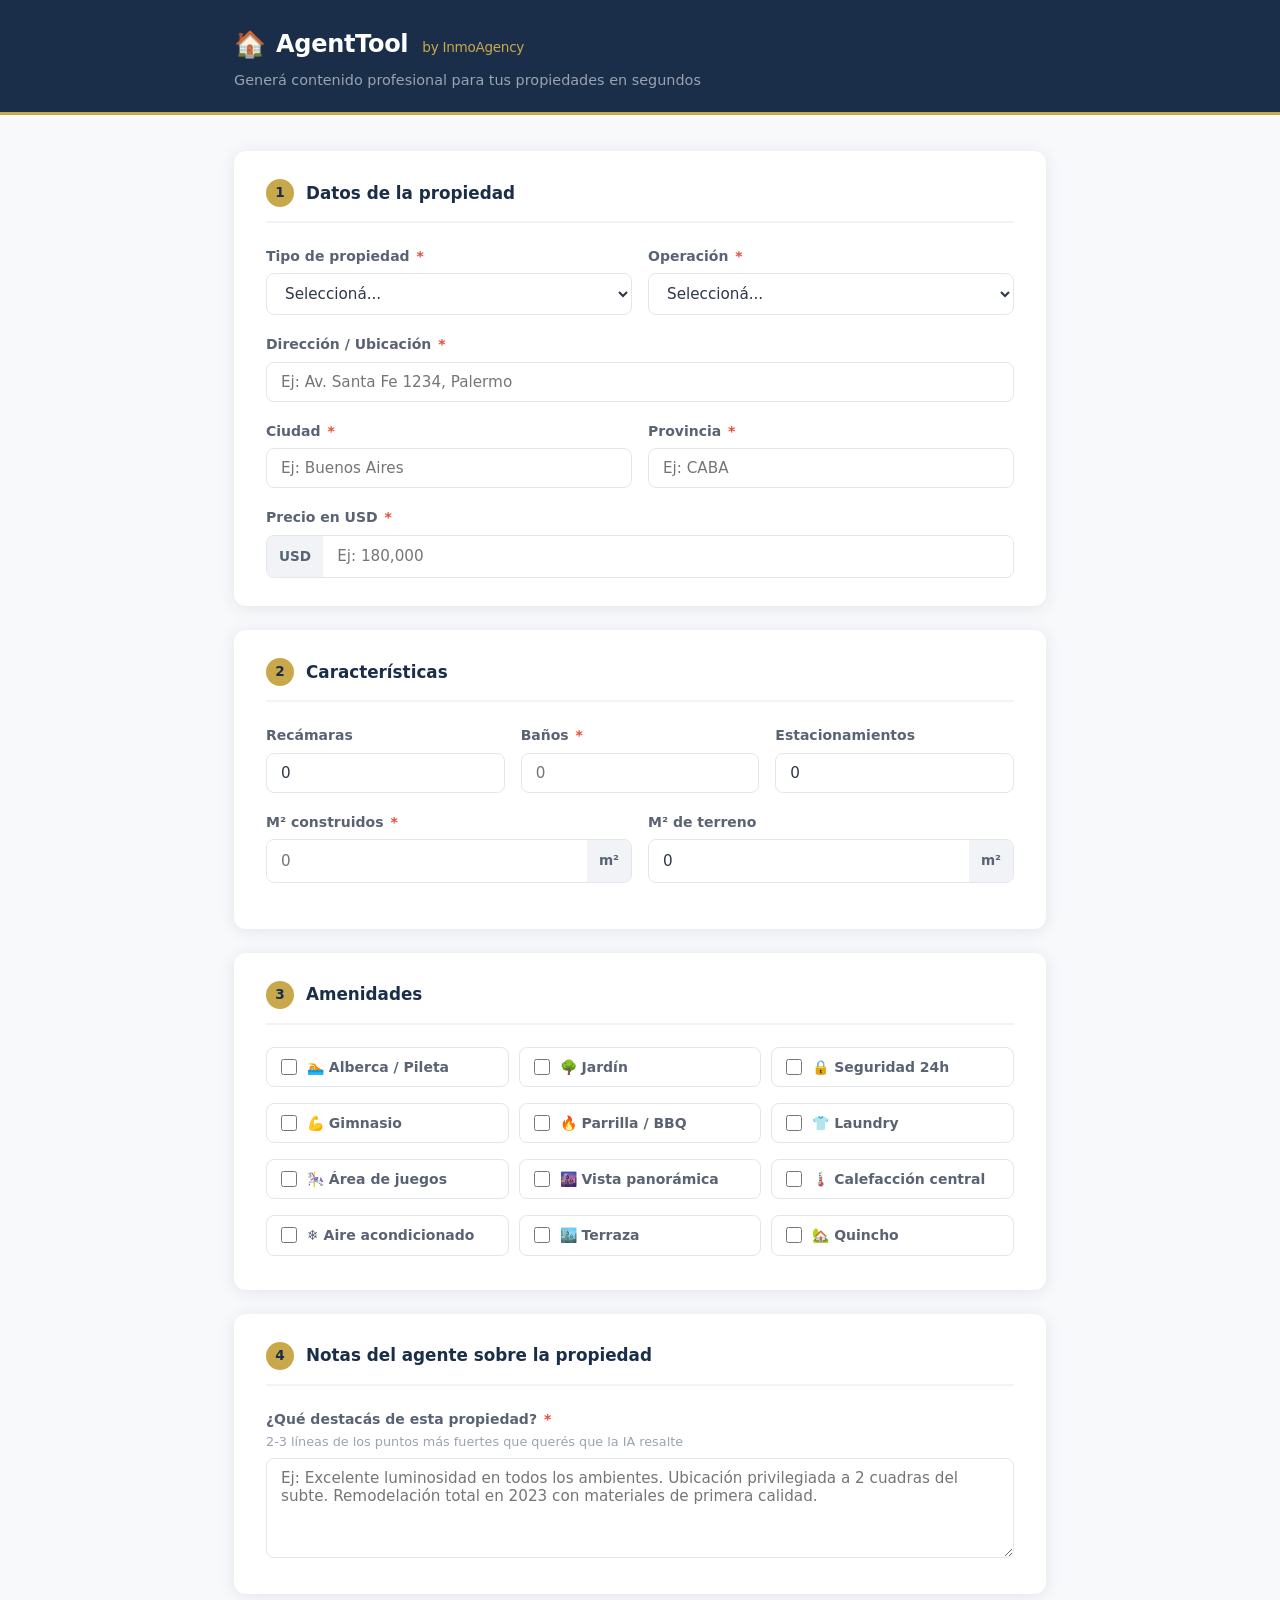
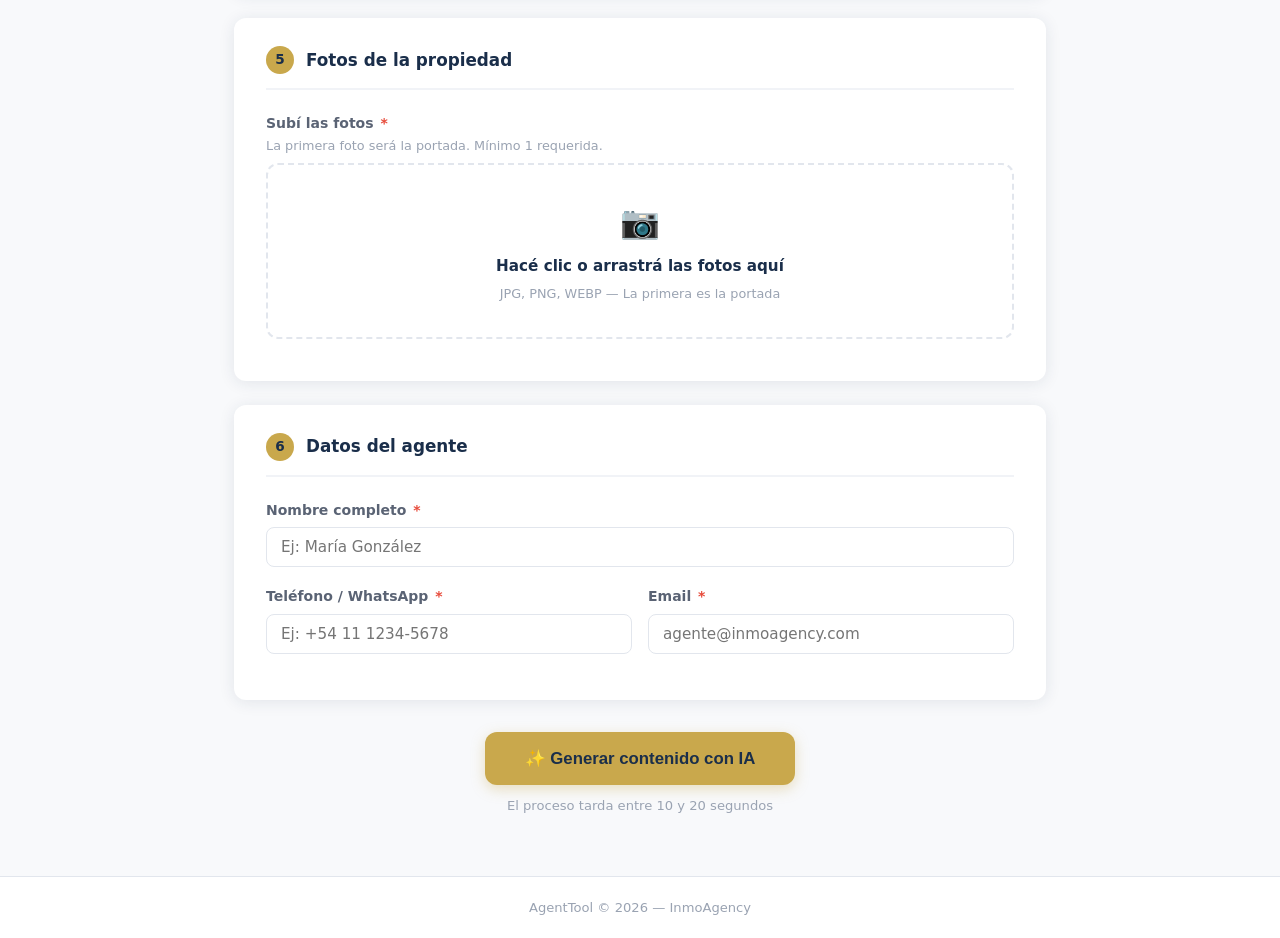
<file: templates/index.html>
<!DOCTYPE html>
<html lang="es">
<head>
  <meta charset="UTF-8" />
  <meta name="viewport" content="width=device-width, initial-scale=1.0" />
  <title>AgentTool — InmoAgency</title>
  <link rel="stylesheet" href="/static/css/style.css" />
</head>
<body>
  <header class="site-header">
    <div class="header-inner">
      <div class="logo">
        <span class="logo-icon">🏠</span>
        <span class="logo-text">AgentTool <span class="logo-sub">by InmoAgency</span></span>
      </div>
      <p class="header-tagline">Generá contenido profesional para tus propiedades en segundos</p>
    </div>
  </header>

  <main class="container">
    <form id="propertyForm" action="/generate" method="post" enctype="multipart/form-data">

      <!-- SECCIÓN 1: Datos de la propiedad -->
      <section class="form-section">
        <h2 class="section-title">
          <span class="section-number">1</span>
          Datos de la propiedad
        </h2>

        <div class="form-row two-col">
          <div class="form-group">
            <label for="tipo">Tipo de propiedad <span class="required">*</span></label>
            <select id="tipo" name="tipo" required>
              <option value="" disabled selected>Seleccioná...</option>
              <option value="Casa">Casa</option>
              <option value="Departamento">Departamento</option>
              <option value="Terreno">Terreno</option>
              <option value="Penthouse">Penthouse</option>
            </select>
          </div>

          <div class="form-group">
            <label for="operacion">Operación <span class="required">*</span></label>
            <select id="operacion" name="operacion" required>
              <option value="" disabled selected>Seleccioná...</option>
              <option value="Venta">Venta</option>
              <option value="Alquiler">Alquiler</option>
            </select>
          </div>
        </div>

        <div class="form-group">
          <label for="direccion">Dirección / Ubicación <span class="required">*</span></label>
          <input type="text" id="direccion" name="direccion" required
            placeholder="Ej: Av. Santa Fe 1234, Palermo" />
        </div>

        <div class="form-row two-col">
          <div class="form-group">
            <label for="ciudad">Ciudad <span class="required">*</span></label>
            <input type="text" id="ciudad" name="ciudad" required placeholder="Ej: Buenos Aires" />
          </div>
          <div class="form-group">
            <label for="provincia">Provincia <span class="required">*</span></label>
            <input type="text" id="provincia" name="provincia" required placeholder="Ej: CABA" />
          </div>
        </div>

        <div class="form-group">
          <label for="precio">Precio en USD <span class="required">*</span></label>
          <div class="input-prefix-wrap">
            <span class="input-prefix">USD</span>
            <input type="text" id="precio" name="precio" required placeholder="Ej: 180,000" />
          </div>
        </div>
      </section>

      <!-- SECCIÓN 2: Características -->
      <section class="form-section">
        <h2 class="section-title">
          <span class="section-number">2</span>
          Características
        </h2>

        <div class="form-row three-col">
          <div class="form-group">
            <label for="recamaras">Recámaras</label>
            <input type="number" id="recamaras" name="recamaras" min="0" max="20" value="0" placeholder="0" />
          </div>
          <div class="form-group">
            <label for="banos">Baños <span class="required">*</span></label>
            <input type="number" id="banos" name="banos" min="0" max="20" required placeholder="0" />
          </div>
          <div class="form-group">
            <label for="estacionamientos">Estacionamientos</label>
            <input type="number" id="estacionamientos" name="estacionamientos" min="0" max="20" value="0" placeholder="0" />
          </div>
        </div>

        <div class="form-row two-col">
          <div class="form-group">
            <label for="m2_construidos">M² construidos <span class="required">*</span></label>
            <div class="input-suffix-wrap">
              <input type="number" id="m2_construidos" name="m2_construidos" min="0" required placeholder="0" />
              <span class="input-suffix">m²</span>
            </div>
          </div>
          <div class="form-group">
            <label for="m2_terreno">M² de terreno</label>
            <div class="input-suffix-wrap">
              <input type="number" id="m2_terreno" name="m2_terreno" min="0" value="0" placeholder="0" />
              <span class="input-suffix">m²</span>
            </div>
          </div>
        </div>
      </section>

      <!-- SECCIÓN 3: Amenidades -->
      <section class="form-section">
        <h2 class="section-title">
          <span class="section-number">3</span>
          Amenidades
        </h2>
        <div class="amenidades-grid">
          <label class="checkbox-item">
            <input type="checkbox" name="amenidades" value="Alberca/Pileta" />
            <span class="checkbox-label">🏊 Alberca / Pileta</span>
          </label>
          <label class="checkbox-item">
            <input type="checkbox" name="amenidades" value="Jardín" />
            <span class="checkbox-label">🌳 Jardín</span>
          </label>
          <label class="checkbox-item">
            <input type="checkbox" name="amenidades" value="Seguridad 24 horas" />
            <span class="checkbox-label">🔒 Seguridad 24h</span>
          </label>
          <label class="checkbox-item">
            <input type="checkbox" name="amenidades" value="Gimnasio" />
            <span class="checkbox-label">💪 Gimnasio</span>
          </label>
          <label class="checkbox-item">
            <input type="checkbox" name="amenidades" value="Parrilla/BBQ" />
            <span class="checkbox-label">🔥 Parrilla / BBQ</span>
          </label>
          <label class="checkbox-item">
            <input type="checkbox" name="amenidades" value="Laundry" />
            <span class="checkbox-label">👕 Laundry</span>
          </label>
          <label class="checkbox-item">
            <input type="checkbox" name="amenidades" value="Área de juegos infantiles" />
            <span class="checkbox-label">🎠 Área de juegos</span>
          </label>
          <label class="checkbox-item">
            <input type="checkbox" name="amenidades" value="Vista panorámica" />
            <span class="checkbox-label">🌆 Vista panorámica</span>
          </label>
          <label class="checkbox-item">
            <input type="checkbox" name="amenidades" value="Calefacción central" />
            <span class="checkbox-label">🌡️ Calefacción central</span>
          </label>
          <label class="checkbox-item">
            <input type="checkbox" name="amenidades" value="Aire acondicionado" />
            <span class="checkbox-label">❄️ Aire acondicionado</span>
          </label>
          <label class="checkbox-item">
            <input type="checkbox" name="amenidades" value="Terraza" />
            <span class="checkbox-label">🏙️ Terraza</span>
          </label>
          <label class="checkbox-item">
            <input type="checkbox" name="amenidades" value="Quincho" />
            <span class="checkbox-label">🏡 Quincho</span>
          </label>
        </div>
      </section>

      <!-- SECCIÓN 4: Descripción del agente -->
      <section class="form-section">
        <h2 class="section-title">
          <span class="section-number">4</span>
          Notas del agente sobre la propiedad
        </h2>
        <div class="form-group">
          <label for="descripcion_agente">
            ¿Qué destacás de esta propiedad? <span class="required">*</span>
            <span class="label-hint">2-3 líneas de los puntos más fuertes que querés que la IA resalte</span>
          </label>
          <textarea id="descripcion_agente" name="descripcion_agente" required rows="4"
            placeholder="Ej: Excelente luminosidad en todos los ambientes. Ubicación privilegiada a 2 cuadras del subte. Remodelación total en 2023 con materiales de primera calidad."></textarea>
        </div>
      </section>

      <!-- SECCIÓN 5: Fotos -->
      <section class="form-section">
        <h2 class="section-title">
          <span class="section-number">5</span>
          Fotos de la propiedad
        </h2>
        <div class="form-group">
          <label for="fotos">
            Subí las fotos <span class="required">*</span>
            <span class="label-hint">La primera foto será la portada. Mínimo 1 requerida.</span>
          </label>
          <div class="file-upload-area" id="fileUploadArea">
            <input type="file" id="fotos" name="fotos" multiple accept="image/*" required
              class="file-input" />
            <div class="file-upload-placeholder">
              <span class="upload-icon">📷</span>
              <span class="upload-text">Hacé clic o arrastrá las fotos aquí</span>
              <span class="upload-hint">JPG, PNG, WEBP — La primera es la portada</span>
            </div>
          </div>
          <div id="photoPreview" class="photo-preview"></div>
        </div>
      </section>

      <!-- SECCIÓN 6: Datos del agente -->
      <section class="form-section">
        <h2 class="section-title">
          <span class="section-number">6</span>
          Datos del agente
        </h2>

        <div class="form-group">
          <label for="nombre_agente">Nombre completo <span class="required">*</span></label>
          <input type="text" id="nombre_agente" name="nombre_agente" required
            placeholder="Ej: María González" />
        </div>

        <div class="form-row two-col">
          <div class="form-group">
            <label for="telefono_agente">Teléfono / WhatsApp <span class="required">*</span></label>
            <input type="tel" id="telefono_agente" name="telefono_agente" required
              placeholder="Ej: +54 11 1234-5678" />
          </div>
          <div class="form-group">
            <label for="email_agente">Email <span class="required">*</span></label>
            <input type="email" id="email_agente" name="email_agente" required
              placeholder="agente@inmoagency.com" />
          </div>
        </div>
      </section>

      <!-- SUBMIT -->
      <div class="form-submit">
        <button type="submit" class="btn-generate" id="submitBtn">
          <span class="btn-text">✨ Generar contenido con IA</span>
          <span class="btn-loading" style="display:none;">
            <span class="spinner"></span> Generando...
          </span>
        </button>
        <p class="submit-hint">El proceso tarda entre 10 y 20 segundos</p>
      </div>

    </form>
  </main>

  <footer class="site-footer">
    <p>AgentTool &copy; 2026 — InmoAgency</p>
  </footer>

  <script src="/static/js/app.js"></script>
</body>
</html>
</file>
<file: static/css/style.css>
/* ===== RESET & BASE ===== */
*, *::before, *::after { box-sizing: border-box; margin: 0; padding: 0; }

:root {
  --navy:   #1a2e4a;
  --gold:   #c9a84c;
  --gold-light: #e8c96a;
  --white:  #ffffff;
  --gray-50: #f8f9fb;
  --gray-100: #f1f3f7;
  --gray-200: #e2e6ed;
  --gray-400: #9aa3b2;
  --gray-600: #5a6374;
  --gray-800: #2d3748;
  --green:  #27ae60;
  --red:    #e74c3c;
  --shadow: 0 2px 16px rgba(26,46,74,0.10);
  --shadow-lg: 0 8px 32px rgba(26,46,74,0.14);
  --radius: 12px;
  --radius-sm: 8px;
}

body {
  font-family: 'Segoe UI', system-ui, -apple-system, sans-serif;
  background: var(--gray-50);
  color: var(--gray-800);
  line-height: 1.6;
  min-height: 100vh;
}

/* ===== HEADER ===== */
.site-header {
  background: var(--navy);
  color: var(--white);
  padding: 24px 0 20px;
  border-bottom: 3px solid var(--gold);
}

.header-inner {
  max-width: 860px;
  margin: 0 auto;
  padding: 0 24px;
}

.logo {
  display: flex;
  align-items: center;
  gap: 10px;
  margin-bottom: 4px;
}

.logo-icon { font-size: 1.6rem; }

.logo-text {
  font-size: 1.5rem;
  font-weight: 700;
  color: var(--white);
  letter-spacing: -0.3px;
}

.logo-sub {
  font-size: 0.85rem;
  font-weight: 400;
  color: var(--gold);
  margin-left: 6px;
}

.header-tagline {
  color: var(--gray-400);
  font-size: 0.9rem;
}

/* ===== LAYOUT ===== */
.container {
  max-width: 860px;
  margin: 36px auto 60px;
  padding: 0 24px;
}

/* ===== FORM SECTIONS ===== */
.form-section {
  background: var(--white);
  border-radius: var(--radius);
  box-shadow: var(--shadow);
  padding: 28px 32px;
  margin-bottom: 24px;
}

.section-title {
  display: flex;
  align-items: center;
  gap: 12px;
  font-size: 1.05rem;
  font-weight: 700;
  color: var(--navy);
  margin-bottom: 22px;
  padding-bottom: 14px;
  border-bottom: 2px solid var(--gray-100);
}

.section-number {
  display: inline-flex;
  align-items: center;
  justify-content: center;
  width: 28px;
  height: 28px;
  background: var(--gold);
  color: var(--navy);
  font-weight: 800;
  font-size: 0.85rem;
  border-radius: 50%;
  flex-shrink: 0;
}

/* ===== FORM ELEMENTS ===== */
.form-group {
  margin-bottom: 18px;
}

.form-group:last-child { margin-bottom: 0; }

label {
  display: block;
  font-size: 0.875rem;
  font-weight: 600;
  color: var(--gray-600);
  margin-bottom: 6px;
}

.label-hint {
  display: block;
  font-weight: 400;
  font-size: 0.8rem;
  color: var(--gray-400);
  margin-top: 2px;
}

.required { color: var(--red); margin-left: 2px; }

input[type="text"],
input[type="number"],
input[type="tel"],
input[type="email"],
select,
textarea {
  width: 100%;
  padding: 10px 14px;
  border: 1.5px solid var(--gray-200);
  border-radius: var(--radius-sm);
  font-size: 0.95rem;
  color: var(--gray-800);
  background: var(--white);
  transition: border-color 0.2s, box-shadow 0.2s;
  font-family: inherit;
}

input:focus, select:focus, textarea:focus {
  outline: none;
  border-color: var(--gold);
  box-shadow: 0 0 0 3px rgba(201,168,76,0.18);
}

textarea { resize: vertical; min-height: 100px; }

select { cursor: pointer; }

/* Prefix/suffix inputs */
.input-prefix-wrap,
.input-suffix-wrap {
  display: flex;
  align-items: center;
  border: 1.5px solid var(--gray-200);
  border-radius: var(--radius-sm);
  overflow: hidden;
  transition: border-color 0.2s, box-shadow 0.2s;
}

.input-prefix-wrap:focus-within,
.input-suffix-wrap:focus-within {
  border-color: var(--gold);
  box-shadow: 0 0 0 3px rgba(201,168,76,0.18);
}

.input-prefix-wrap input,
.input-suffix-wrap input {
  border: none;
  border-radius: 0;
  flex: 1;
  box-shadow: none;
}

.input-prefix-wrap input:focus,
.input-suffix-wrap input:focus {
  box-shadow: none;
}

.input-prefix, .input-suffix {
  padding: 10px 12px;
  background: var(--gray-100);
  color: var(--gray-600);
  font-size: 0.85rem;
  font-weight: 600;
  white-space: nowrap;
}

/* Grid layouts */
.form-row.two-col {
  display: grid;
  grid-template-columns: 1fr 1fr;
  gap: 16px;
}

.form-row.three-col {
  display: grid;
  grid-template-columns: 1fr 1fr 1fr;
  gap: 16px;
}

/* ===== AMENIDADES ===== */
.amenidades-grid {
  display: grid;
  grid-template-columns: repeat(3, 1fr);
  gap: 10px;
}

.checkbox-item {
  display: flex;
  align-items: center;
  gap: 10px;
  padding: 10px 14px;
  border: 1.5px solid var(--gray-200);
  border-radius: var(--radius-sm);
  cursor: pointer;
  transition: border-color 0.2s, background 0.2s;
  user-select: none;
}

.checkbox-item:hover {
  border-color: var(--gold);
  background: rgba(201,168,76,0.06);
}

.checkbox-item input[type="checkbox"] {
  width: 16px;
  height: 16px;
  accent-color: var(--gold);
  cursor: pointer;
  flex-shrink: 0;
}

.checkbox-item input[type="checkbox"]:focus {
  box-shadow: none;
}

.checkbox-item input[type="checkbox"]:checked + .checkbox-label {
  color: var(--navy);
  font-weight: 600;
}

.checkbox-item:has(input:checked) {
  border-color: var(--gold);
  background: rgba(201,168,76,0.1);
}

.checkbox-label {
  font-size: 0.875rem;
  color: var(--gray-600);
  line-height: 1.3;
}

/* ===== FILE UPLOAD ===== */
.file-upload-area {
  position: relative;
  border: 2px dashed var(--gray-200);
  border-radius: var(--radius);
  padding: 32px;
  text-align: center;
  transition: border-color 0.2s, background 0.2s;
  cursor: pointer;
}

.file-upload-area:hover {
  border-color: var(--gold);
  background: rgba(201,168,76,0.04);
}

.file-input {
  position: absolute;
  inset: 0;
  width: 100%;
  height: 100%;
  opacity: 0;
  cursor: pointer;
  z-index: 2;
  /* Override base styles */
  border: none !important;
  border-radius: 0 !important;
  padding: 0 !important;
}

.file-upload-placeholder {
  display: flex;
  flex-direction: column;
  align-items: center;
  gap: 6px;
  pointer-events: none;
}

.upload-icon { font-size: 2rem; }

.upload-text {
  font-size: 0.95rem;
  font-weight: 600;
  color: var(--navy);
}

.upload-hint {
  font-size: 0.8rem;
  color: var(--gray-400);
}

/* Photo preview */
.photo-preview {
  display: flex;
  flex-wrap: wrap;
  gap: 10px;
  margin-top: 14px;
}

.preview-wrap {
  position: relative;
}

.preview-img {
  width: 90px;
  height: 90px;
  object-fit: cover;
  border-radius: var(--radius-sm);
  border: 2px solid var(--gray-200);
}

.preview-wrap:first-child .preview-img {
  border-color: var(--gold);
  border-width: 3px;
}

.preview-badge {
  position: absolute;
  bottom: 4px;
  left: 50%;
  transform: translateX(-50%);
  background: var(--gold);
  color: var(--navy);
  font-size: 0.65rem;
  font-weight: 700;
  padding: 2px 6px;
  border-radius: 4px;
  white-space: nowrap;
}

/* ===== SUBMIT ===== */
.form-submit {
  text-align: center;
  padding: 8px 0 0;
}

.btn-generate {
  display: inline-flex;
  align-items: center;
  gap: 10px;
  background: var(--gold);
  color: var(--navy);
  border: none;
  border-radius: var(--radius);
  padding: 16px 40px;
  font-size: 1.05rem;
  font-weight: 700;
  cursor: pointer;
  transition: background 0.2s, transform 0.15s, box-shadow 0.2s;
  box-shadow: 0 4px 14px rgba(201,168,76,0.35);
}

.btn-generate:hover {
  background: var(--gold-light);
  transform: translateY(-1px);
  box-shadow: 0 6px 20px rgba(201,168,76,0.45);
}

.btn-generate:active { transform: translateY(0); }

.btn-generate:disabled {
  opacity: 0.7;
  cursor: not-allowed;
  transform: none;
}

.submit-hint {
  margin-top: 10px;
  font-size: 0.82rem;
  color: var(--gray-400);
}

/* Spinner */
.spinner {
  display: inline-block;
  width: 16px;
  height: 16px;
  border: 2px solid rgba(26,46,74,0.25);
  border-top-color: var(--navy);
  border-radius: 50%;
  animation: spin 0.7s linear infinite;
}

@keyframes spin { to { transform: rotate(360deg); } }

/* ===== RESULTS PAGE ===== */

/* Property summary header */
.result-header {
  margin-bottom: 24px;
}

.cover-photo-wrap {
  position: relative;
  width: 100%;
  height: 340px;
  border-radius: var(--radius);
  overflow: hidden;
  margin-bottom: 16px;
  box-shadow: var(--shadow-lg);
}

.cover-photo {
  width: 100%;
  height: 100%;
  object-fit: cover;
}

.cover-badge {
  position: absolute;
  top: 16px;
  left: 16px;
  background: var(--gold);
  color: var(--navy);
  font-size: 0.85rem;
  font-weight: 700;
  padding: 6px 14px;
  border-radius: 20px;
  text-transform: uppercase;
  letter-spacing: 0.5px;
}

.property-summary-card {
  background: var(--white);
  border-radius: var(--radius);
  box-shadow: var(--shadow);
  padding: 24px 28px;
}

.property-title {
  font-size: 1.4rem;
  font-weight: 800;
  color: var(--navy);
  margin-bottom: 6px;
}

.property-location {
  color: var(--gray-600);
  font-size: 0.95rem;
  margin-bottom: 8px;
}

.property-price {
  font-size: 1.5rem;
  font-weight: 800;
  color: var(--gold);
  margin-bottom: 14px;
}

.property-specs {
  display: flex;
  flex-wrap: wrap;
  gap: 8px;
  margin-bottom: 12px;
}

.spec-item {
  background: var(--gray-100);
  color: var(--navy);
  font-size: 0.875rem;
  font-weight: 600;
  padding: 5px 12px;
  border-radius: 20px;
}

.property-amenidades {
  display: flex;
  flex-wrap: wrap;
  gap: 6px;
  margin-top: 4px;
}

.amenidad-tag {
  background: rgba(201,168,76,0.15);
  color: var(--navy);
  font-size: 0.8rem;
  font-weight: 500;
  padding: 3px 10px;
  border-radius: 12px;
  border: 1px solid rgba(201,168,76,0.3);
}

/* Gallery */
.gallery-section {
  margin-bottom: 24px;
}

.gallery-title {
  font-size: 0.9rem;
  font-weight: 600;
  color: var(--gray-600);
  text-transform: uppercase;
  letter-spacing: 0.5px;
  margin-bottom: 10px;
}

.photo-gallery {
  display: flex;
  gap: 10px;
  flex-wrap: wrap;
}

.gallery-photo {
  width: 120px;
  height: 90px;
  object-fit: cover;
  border-radius: var(--radius-sm);
  box-shadow: var(--shadow);
}

/* Content cards */
.content-card {
  background: var(--white);
  border-radius: var(--radius);
  box-shadow: var(--shadow);
  margin-bottom: 24px;
  overflow: hidden;
}

.instagram-card {
  border-top: 3px solid #e1306c;
}

.card-header {
  display: flex;
  align-items: center;
  justify-content: space-between;
  padding: 18px 24px;
  border-bottom: 1px solid var(--gray-100);
  background: var(--gray-50);
}

.card-title-wrap {
  display: flex;
  align-items: center;
  gap: 10px;
}

.card-icon { font-size: 1.3rem; }

.card-title {
  font-size: 1rem;
  font-weight: 700;
  color: var(--navy);
}

.card-body {
  padding: 22px 24px;
}

.generated-text {
  font-size: 0.95rem;
  line-height: 1.75;
  color: var(--gray-800);
  white-space: pre-wrap;
}

.instagram-text {
  font-size: 0.9rem;
  line-height: 1.8;
}

/* Copy button */
.btn-copy {
  display: inline-flex;
  align-items: center;
  gap: 6px;
  background: var(--navy);
  color: var(--white);
  border: none;
  border-radius: var(--radius-sm);
  padding: 8px 18px;
  font-size: 0.85rem;
  font-weight: 600;
  cursor: pointer;
  transition: background 0.2s, transform 0.15s;
}

.btn-copy:hover { background: #243d62; }
.btn-copy:active { transform: scale(0.97); }

.btn-copy.copied {
  background: var(--green);
}

/* Agent card */
.agent-footer-card {
  background: var(--navy);
  border-radius: var(--radius);
  padding: 20px 24px;
  margin-bottom: 28px;
}

.agent-info {
  display: flex;
  align-items: center;
  gap: 16px;
}

.agent-avatar {
  font-size: 2rem;
  background: rgba(255,255,255,0.1);
  padding: 10px;
  border-radius: 50%;
}

.agent-name {
  color: var(--white);
  font-size: 1rem;
  font-weight: 700;
  margin-bottom: 4px;
}

.agent-contact {
  color: var(--gold);
  font-size: 0.875rem;
}

/* Result actions */
.result-actions {
  display: flex;
  gap: 14px;
  justify-content: center;
  flex-wrap: wrap;
  margin-bottom: 20px;
}

.btn-secondary {
  display: inline-flex;
  align-items: center;
  gap: 8px;
  background: var(--white);
  color: var(--navy);
  border: 2px solid var(--navy);
  border-radius: var(--radius);
  padding: 12px 28px;
  font-size: 0.95rem;
  font-weight: 600;
  cursor: pointer;
  text-decoration: none;
  transition: background 0.2s, color 0.2s;
}

.btn-secondary:hover {
  background: var(--navy);
  color: var(--white);
}

.btn-pdf {
  display: inline-flex;
  align-items: center;
  gap: 8px;
  background: var(--gold);
  color: var(--navy);
  border: none;
  border-radius: var(--radius);
  padding: 12px 28px;
  font-size: 0.95rem;
  font-weight: 700;
  cursor: pointer;
  text-decoration: none;
  transition: background 0.2s, transform 0.15s, box-shadow 0.2s;
  box-shadow: 0 4px 14px rgba(201,168,76,0.35);
  font-family: inherit;
}

.btn-pdf:hover {
  background: var(--gold-light);
  transform: translateY(-1px);
  box-shadow: 0 6px 20px rgba(201,168,76,0.45);
}

.btn-pdf:active { transform: translateY(0); }

/* Error */
.error-banner {
  background: #fdf0ef;
  border: 1.5px solid var(--red);
  color: var(--red);
  border-radius: var(--radius);
  padding: 20px 24px;
  margin-bottom: 24px;
  line-height: 1.6;
}

.error-link {
  color: var(--navy);
  text-decoration: underline;
  font-weight: 600;
  display: inline-block;
  margin-top: 8px;
}

/* ===== FOOTER ===== */
.site-footer {
  text-align: center;
  padding: 20px;
  font-size: 0.82rem;
  color: var(--gray-400);
  border-top: 1px solid var(--gray-200);
  background: var(--white);
}

/* ===== RESPONSIVE ===== */
@media (max-width: 640px) {
  .form-section { padding: 20px 18px; }
  .form-row.two-col, .form-row.three-col { grid-template-columns: 1fr; }
  .amenidades-grid { grid-template-columns: 1fr 1fr; }
  .cover-photo-wrap { height: 220px; }
  .card-header { flex-direction: column; align-items: flex-start; gap: 12px; }
}

@media (max-width: 420px) {
  .amenidades-grid { grid-template-columns: 1fr; }
}
</file>
